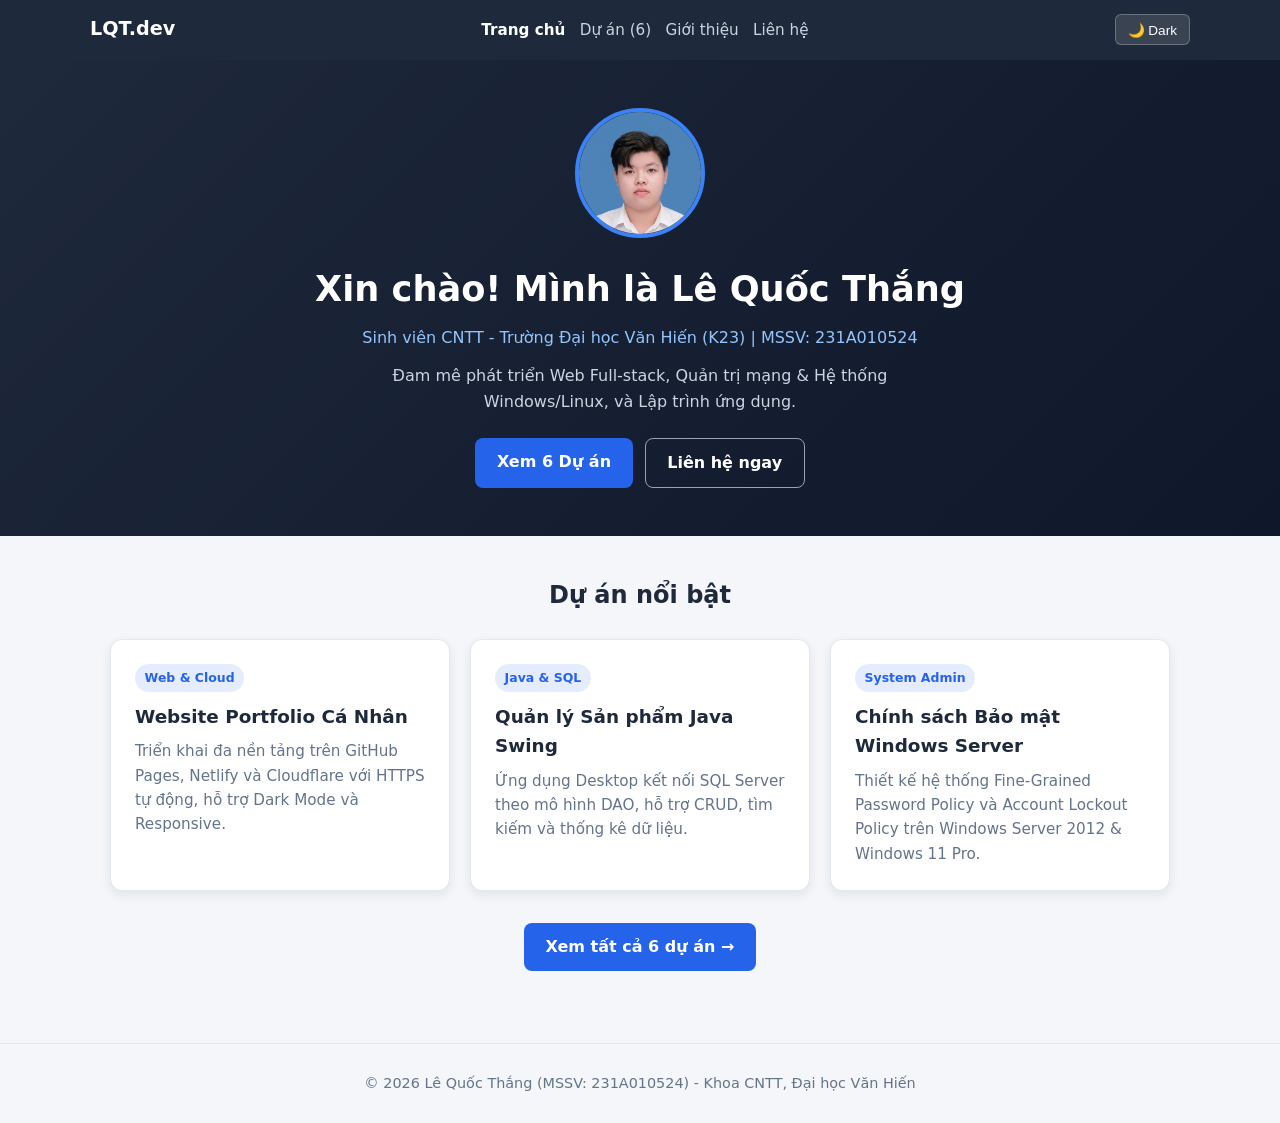
<file: index.html>
<!DOCTYPE html>
<html lang="vi">
<head>
  <meta charset="UTF-8">
  <meta name="viewport" content="width=device-width, initial-scale=1.0">
  <title>Lê Quốc Thắng - Portfolio Cá Nhân</title>
  <link rel="stylesheet" href="css/style.css">
</head>
<body>
  <nav class="navbar">
    <div class="nav-container">
      <a href="index.html" class="logo">LQT.dev</a>
      <ul class="nav-links">
        <li><a href="index.html" class="active">Trang chủ</a></li>
        <li><a href="projects.html">Dự án (6)</a></li>
        <li><a href="about.html">Giới thiệu</a></li>
        <li><a href="contact.html">Liên hệ</a></li>
      </ul>
      <button id="theme-toggle" class="theme-btn" aria-label="Đổi giao diện Sáng/Tối">🌙 Dark</button>
    </div>
  </nav>

  <header class="hero reveal">
    <img src="images/avatar.jpg" alt="Ảnh đại diện Lê Quốc Thắng" class="avatar">
    <h1>Xin chào! Mình là Lê Quốc Thắng</h1>
    <p class="subtitle">Sinh viên CNTT - Trường Đại học Văn Hiến (K23) | MSSV: 231A010524</p>
    <p class="bio">Đam mê phát triển Web Full-stack, Quản trị mạng & Hệ thống Windows/Linux, và Lập trình ứng dụng.</p>
    <div class="hero-actions">
      <a href="projects.html" class="btn primary">Xem 6 Dự án</a>
      <a href="contact.html" class="btn secondary">Liên hệ ngay</a>
    </div>
  </header>

  <section class="container reveal">
    <h2>Dự án nổi bật</h2>
    <div class="projects-grid">
      <article class="project-card reveal">
        <span class="badge">Web & Cloud</span>
        <h3>Website Portfolio Cá Nhân</h3>
        <p>Triển khai đa nền tảng trên GitHub Pages, Netlify và Cloudflare với HTTPS tự động, hỗ trợ Dark Mode và Responsive.</p>
      </article>
      <article class="project-card reveal">
        <span class="badge">Java & SQL</span>
        <h3>Quản lý Sản phẩm Java Swing</h3>
        <p>Ứng dụng Desktop kết nối SQL Server theo mô hình DAO, hỗ trợ CRUD, tìm kiếm và thống kê dữ liệu.</p>
      </article>
      <article class="project-card reveal">
        <span class="badge">System Admin</span>
        <h3>Chính sách Bảo mật Windows Server</h3>
        <p>Thiết kế hệ thống Fine-Grained Password Policy và Account Lockout Policy trên Windows Server 2012 & Windows 11 Pro.</p>
      </article>
    </div>
    <div style="text-align: center; margin-top: 2rem;">
      <a href="projects.html" class="btn primary">Xem tất cả 6 dự án →</a>
    </div>
  </section>

  <footer>
    <p>© 2026 Lê Quốc Thắng (MSSV: 231A010524) - Khoa CNTT, Đại học Văn Hiến</p>
  </footer>

  <script src="js/script.js"></script>
</body>
</html>
</file>
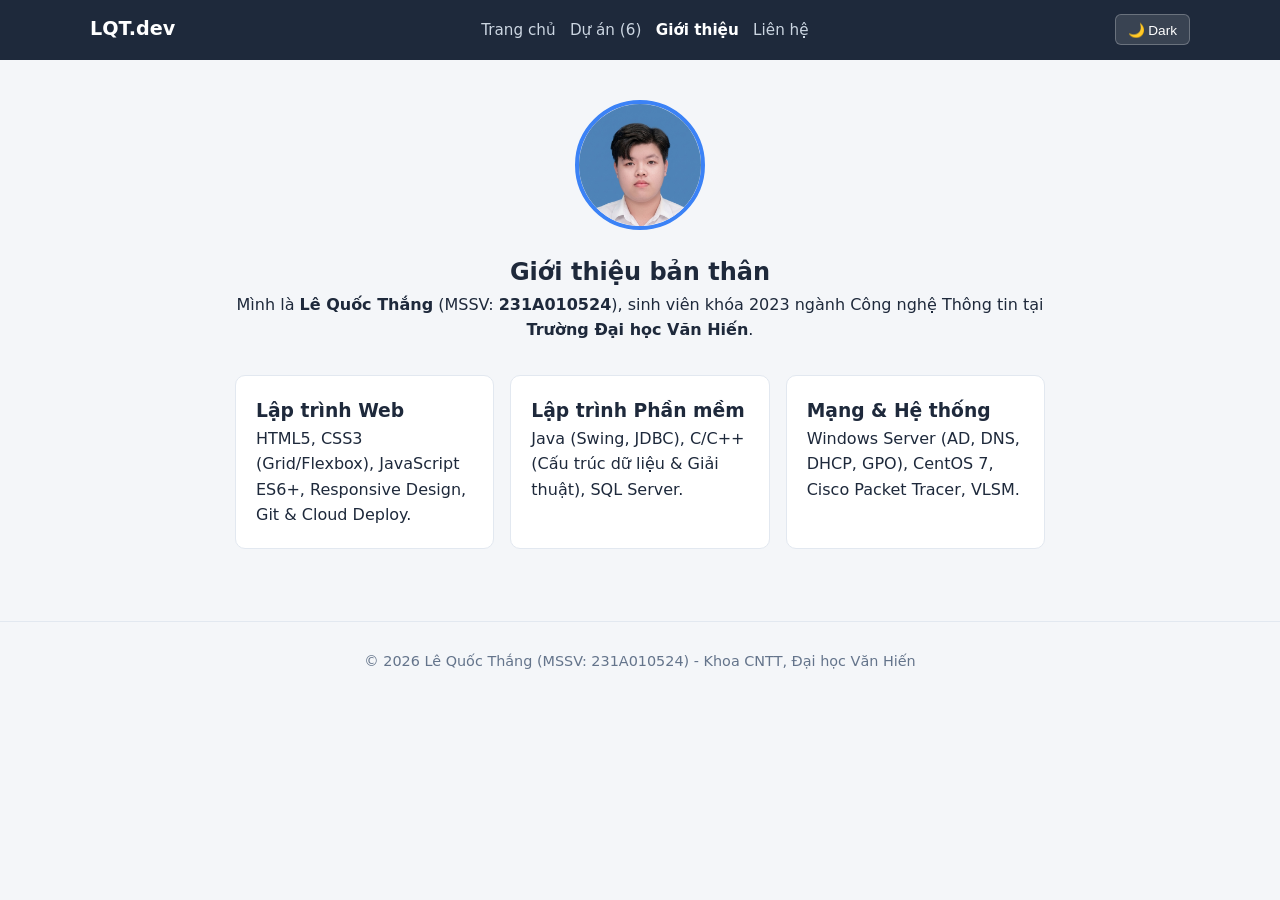
<file: about.html>
<!DOCTYPE html>
<html lang="vi">
<head>
  <meta charset="UTF-8">
  <meta name="viewport" content="width=device-width, initial-scale=1.0">
  <title>Giới thiệu - Lê Quốc Thắng</title>
  <link rel="stylesheet" href="css/style.css">
</head>
<body>
  <nav class="navbar">
    <div class="nav-container">
      <a href="index.html" class="logo">LQT.dev</a>
      <ul class="nav-links">
        <li><a href="index.html">Trang chủ</a></li>
        <li><a href="projects.html">Dự án (6)</a></li>
        <li><a href="about.html" class="active">Giới thiệu</a></li>
        <li><a href="contact.html">Liên hệ</a></li>
      </ul>
      <button id="theme-toggle" class="theme-btn" aria-label="Đổi giao diện Sáng/Tối">🌙 Dark</button>
    </div>
  </nav>

  <section class="container about-box reveal">
    <img src="images/avatar.jpg" alt="Lê Quốc Thắng" class="avatar">
    <h1>Giới thiệu bản thân</h1>
    <p>Mình là <strong>Lê Quốc Thắng</strong> (MSSV: <strong>231A010524</strong>), sinh viên khóa 2023 ngành Công nghệ Thông tin tại <strong>Trường Đại học Văn Hiến</strong>.</p>
    <div class="skills-grid">
      <div class="skill-item">
        <h3>Lập trình Web</h3>
        <p>HTML5, CSS3 (Grid/Flexbox), JavaScript ES6+, Responsive Design, Git & Cloud Deploy.</p>
      </div>
      <div class="skill-item">
        <h3>Lập trình Phần mềm</h3>
        <p>Java (Swing, JDBC), C/C++ (Cấu trúc dữ liệu & Giải thuật), SQL Server.</p>
      </div>
      <div class="skill-item">
        <h3>Mạng & Hệ thống</h3>
        <p>Windows Server (AD, DNS, DHCP, GPO), CentOS 7, Cisco Packet Tracer, VLSM.</p>
      </div>
    </div>
  </section>

  <footer>
    <p>© 2026 Lê Quốc Thắng (MSSV: 231A010524) - Khoa CNTT, Đại học Văn Hiến</p>
  </footer>

  <script src="js/script.js"></script>
</body>
</html>
</file>
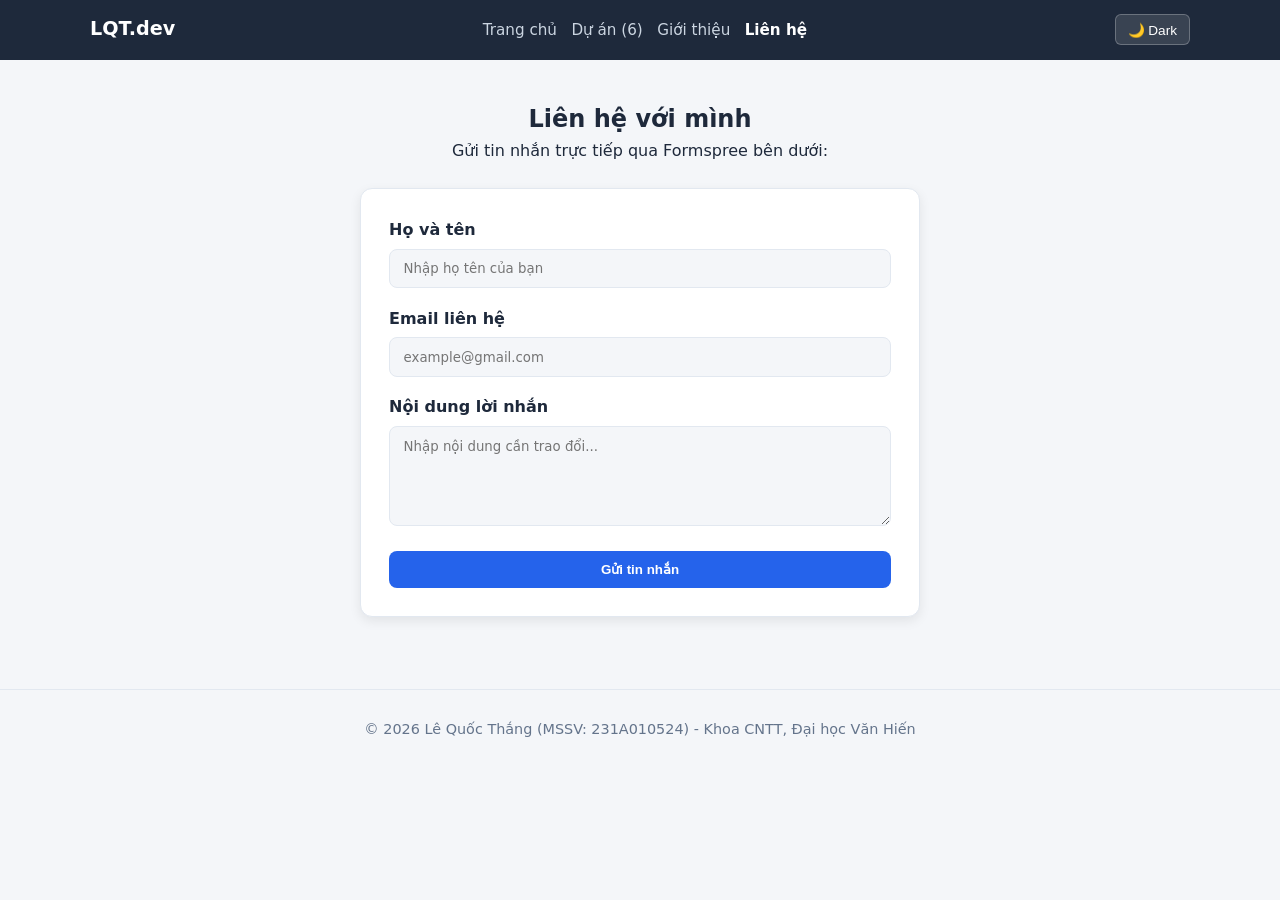
<file: contact.html>
<!DOCTYPE html>
<html lang="vi">
<head>
  <meta charset="UTF-8">
  <meta name="viewport" content="width=device-width, initial-scale=1.0">
  <title>Liên hệ - Lê Quốc Thắng</title>
  <link rel="stylesheet" href="css/style.css">
</head>
<body>
  <nav class="navbar">
    <div class="nav-container">
      <a href="index.html" class="logo">LQT.dev</a>
      <ul class="nav-links">
        <li><a href="index.html">Trang chủ</a></li>
        <li><a href="projects.html">Dự án (6)</a></li>
        <li><a href="about.html">Giới thiệu</a></li>
        <li><a href="contact.html" class="active">Liên hệ</a></li>
      </ul>
      <button id="theme-toggle" class="theme-btn" aria-label="Đổi giao diện Sáng/Tối">🌙 Dark</button>
    </div>
  </nav>

  <section class="container contact-section reveal">
    <h1>Liên hệ với mình</h1>
    <p>Gửi tin nhắn trực tiếp qua Formspree bên dưới:</p>

    <form action="https://formspree.io/f/your_form_id" method="POST" class="contact-form">
      <div class="form-group">
        <label for="name">Họ và tên</label>
        <input type="text" id="name" name="name" placeholder="Nhập họ tên của bạn" required>
      </div>
      <div class="form-group">
        <label for="email">Email liên hệ</label>
        <input type="email" id="email" name="email" placeholder="example@gmail.com" required>
      </div>
      <div class="form-group">
        <label for="message">Nội dung lời nhắn</label>
        <textarea id="message" name="message" rows="5" placeholder="Nhập nội dung cần trao đổi..." required></textarea>
      </div>
      <button type="submit" class="btn primary full-width">Gửi tin nhắn</button>
    </form>
  </section>

  <footer>
    <p>© 2026 Lê Quốc Thắng (MSSV: 231A010524) - Khoa CNTT, Đại học Văn Hiến</p>
  </footer>

  <script src="js/script.js"></script>
</body>
</html>
</file>
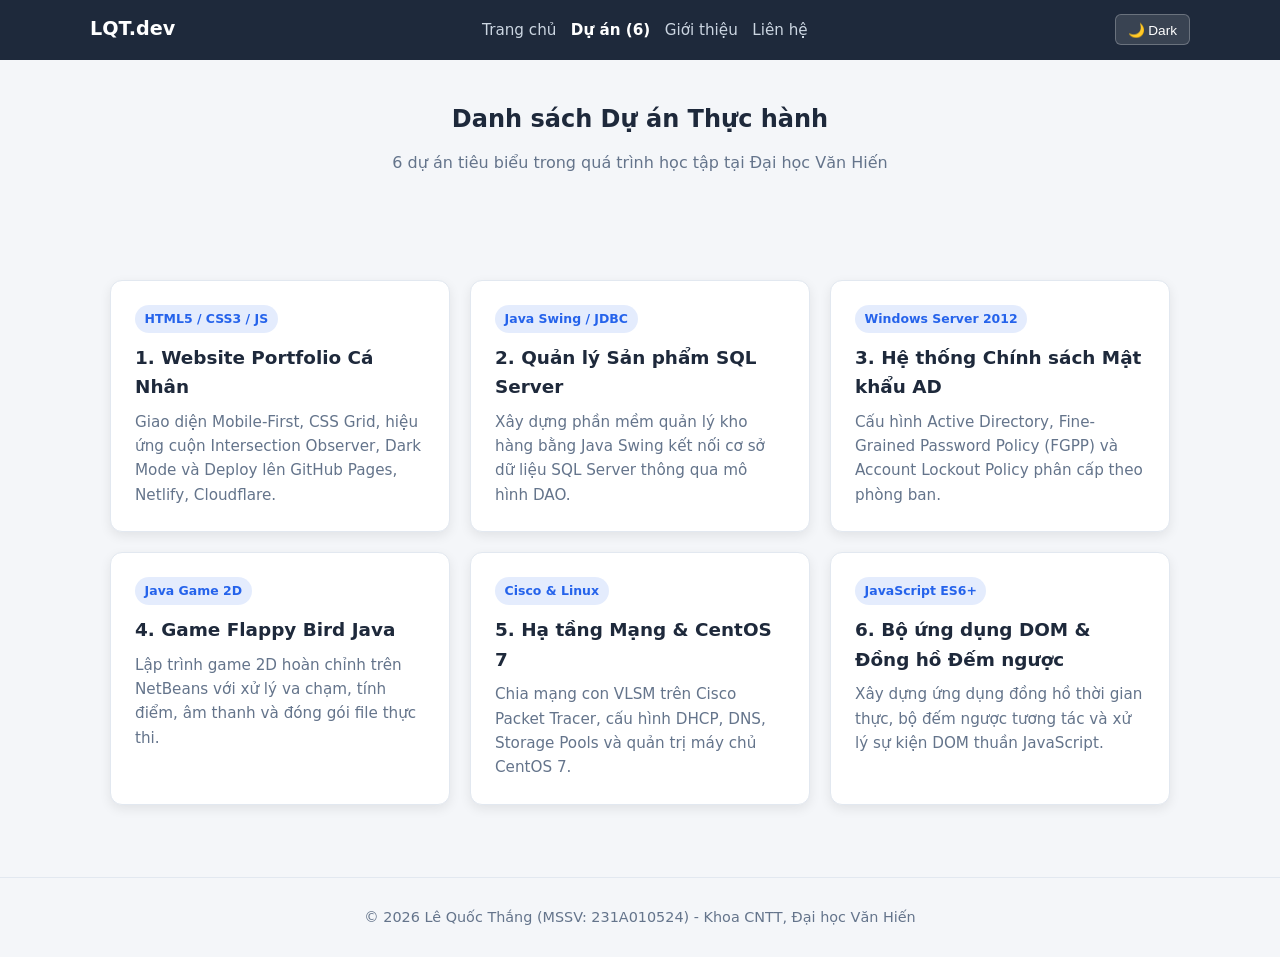
<file: projects.html>
<!DOCTYPE html>
<html lang="vi">
<head>
  <meta charset="UTF-8">
  <meta name="viewport" content="width=device-width, initial-scale=1.0">
  <title>Dự án - Lê Quốc Thắng</title>
  <link rel="stylesheet" href="css/style.css">
</head>
<body>
  <nav class="navbar">
    <div class="nav-container">
      <a href="index.html" class="logo">LQT.dev</a>
      <ul class="nav-links">
        <li><a href="index.html">Trang chủ</a></li>
        <li><a href="projects.html" class="active">Dự án (6)</a></li>
        <li><a href="about.html">Giới thiệu</a></li>
        <li><a href="contact.html">Liên hệ</a></li>
      </ul>
      <button id="theme-toggle" class="theme-btn" aria-label="Đổi giao diện Sáng/Tối">🌙 Dark</button>
    </div>
  </nav>

  <section class="container page-header reveal">
    <h1>Danh sách Dự án Thực hành</h1>
    <p>6 dự án tiêu biểu trong quá trình học tập tại Đại học Văn Hiến</p>
  </section>

  <section class="container">
    <div class="projects-grid">
      <article class="project-card reveal">
        <span class="badge">HTML5 / CSS3 / JS</span>
        <h3>1. Website Portfolio Cá Nhân</h3>
        <p>Giao diện Mobile-First, CSS Grid, hiệu ứng cuộn Intersection Observer, Dark Mode và Deploy lên GitHub Pages, Netlify, Cloudflare.</p>
      </article>

      <article class="project-card reveal">
        <span class="badge">Java Swing / JDBC</span>
        <h3>2. Quản lý Sản phẩm SQL Server</h3>
        <p>Xây dựng phần mềm quản lý kho hàng bằng Java Swing kết nối cơ sở dữ liệu SQL Server thông qua mô hình DAO.</p>
      </article>

      <article class="project-card reveal">
        <span class="badge">Windows Server 2012</span>
        <h3>3. Hệ thống Chính sách Mật khẩu AD</h3>
        <p>Cấu hình Active Directory, Fine-Grained Password Policy (FGPP) và Account Lockout Policy phân cấp theo phòng ban.</p>
      </article>

      <article class="project-card reveal">
        <span class="badge">Java Game 2D</span>
        <h3>4. Game Flappy Bird Java</h3>
        <p>Lập trình game 2D hoàn chỉnh trên NetBeans với xử lý va chạm, tính điểm, âm thanh và đóng gói file thực thi.</p>
      </article>

      <article class="project-card reveal">
        <span class="badge">Cisco & Linux</span>
        <h3>5. Hạ tầng Mạng & CentOS 7</h3>
        <p>Chia mạng con VLSM trên Cisco Packet Tracer, cấu hình DHCP, DNS, Storage Pools và quản trị máy chủ CentOS 7.</p>
      </article>

      <article class="project-card reveal">
        <span class="badge">JavaScript ES6+</span>
        <h3>6. Bộ ứng dụng DOM & Đồng hồ Đếm ngược</h3>
        <p>Xây dựng ứng dụng đồng hồ thời gian thực, bộ đếm ngược tương tác và xử lý sự kiện DOM thuần JavaScript.</p>
      </article>
    </div>
  </section>

  <footer>
    <p>© 2026 Lê Quốc Thắng (MSSV: 231A010524) - Khoa CNTT, Đại học Văn Hiến</p>
  </footer>

  <script src="js/script.js"></script>
</body>
</html>
</file>
<file: css/style.css>
/* Mobile-First Responsive & CSS Variables */
:root {
  --bg-color: #f4f6f9;
  --surface-color: #ffffff;
  --text-color: #1e293b;
  --muted-text: #64748b;
  --primary-color: #2563eb;
  --primary-hover: #1d4ed8;
  --nav-bg: #1e293b;
  --border-color: #e2e8f0;
  --shadow: 0 4px 12px rgba(0, 0, 0, 0.08);
}

body.dark-mode {
  --bg-color: #0f172a;
  --surface-color: #1e293b;
  --text-color: #f1f5f9;
  --muted-text: #94a3b8;
  --primary-color: #3b82f6;
  --primary-hover: #60a5fa;
  --nav-bg: #020617;
  --border-color: #334155;
  --shadow: 0 4px 16px rgba(0, 0, 0, 0.35);
}

* {
  margin: 0;
  padding: 0;
  box-sizing: border-box;
}

body {
  font-family: 'Segoe UI', system-ui, -apple-system, sans-serif;
  line-height: 1.6;
  background-color: var(--bg-color);
  color: var(--text-color);
  transition: background-color 0.3s ease, color 0.3s ease;
}

.navbar {
  background: var(--nav-bg);
  color: #ffffff;
  padding: 0.9rem 1rem;
  position: sticky;
  top: 0;
  z-index: 100;
}

.nav-container {
  max-width: 1100px;
  margin: 0 auto;
  display: flex;
  flex-wrap: wrap;
  align-items: center;
  justify-content: space-between;
  gap: 0.75rem;
}

.logo {
  color: #ffffff;
  font-weight: 700;
  font-size: 1.2rem;
  text-decoration: none;
}

.nav-links {
  list-style: none;
  display: flex;
  flex-wrap: wrap;
  gap: 0.9rem;
}

.nav-links a {
  color: #cbd5e1;
  text-decoration: none;
  font-size: 0.95rem;
  transition: color 0.2s;
}

.nav-links a:hover,
.nav-links a.active {
  color: #ffffff;
  font-weight: 600;
}

.theme-btn {
  background: rgba(255, 255, 255, 0.12);
  color: #ffffff;
  border: 1px solid rgba(255, 255, 255, 0.25);
  padding: 0.4rem 0.75rem;
  border-radius: 6px;
  cursor: pointer;
  font-size: 0.85rem;
}

.hero {
  text-align: center;
  padding: 3rem 1.25rem;
  background: linear-gradient(135deg, #1e293b 0%, #0f172a 100%);
  color: #ffffff;
}

.avatar {
  width: 130px;
  height: 130px;
  border-radius: 50%;
  object-fit: cover;
  object-position: center top;
  border: 4px solid #3b82f6;
  margin-bottom: 1rem;
}

.hero h1 {
  font-size: 1.75rem;
  margin-bottom: 0.5rem;
}

.subtitle {
  color: #93c5fd;
  font-weight: 500;
  margin-bottom: 0.75rem;
}

.bio {
  max-width: 620px;
  margin: 0 auto 1.5rem;
  color: #cbd5e1;
}

.hero-actions {
  display: flex;
  justify-content: center;
  gap: 0.75rem;
  flex-wrap: wrap;
}

.btn {
  display: inline-block;
  padding: 0.7rem 1.35rem;
  border-radius: 8px;
  text-decoration: none;
  font-weight: 600;
  border: none;
  cursor: pointer;
  transition: transform 0.2s, background-color 0.2s;
}

.btn.primary {
  background: var(--primary-color);
  color: #ffffff;
}

.btn.primary:hover {
  background: var(--primary-hover);
}

.btn.secondary {
  background: transparent;
  color: #ffffff;
  border: 1px solid #94a3b8;
}

.full-width {
  width: 100%;
}

.container {
  max-width: 1100px;
  margin: 0 auto;
  padding: 2.5rem 1.25rem;
}

.container h2, .page-header h1 {
  text-align: center;
  margin-bottom: 0.75rem;
}

.page-header p {
  text-align: center;
  color: var(--muted-text);
}

.projects-grid {
  display: grid;
  grid-template-columns: 1fr;
  gap: 1.25rem;
  margin-top: 1.5rem;
}

.project-card {
  background: var(--surface-color);
  border: 1px solid var(--border-color);
  border-radius: 12px;
  padding: 1.5rem;
  box-shadow: var(--shadow);
  transition: transform 0.25s ease;
}

.project-card:hover {
  transform: translateY(-4px);
}

.badge {
  display: inline-block;
  background: rgba(37, 99, 235, 0.12);
  color: var(--primary-color);
  font-size: 0.78rem;
  font-weight: 600;
  padding: 0.25rem 0.6rem;
  border-radius: 999px;
  margin-bottom: 0.65rem;
}

.project-card h3 {
  margin-bottom: 0.5rem;
  font-size: 1.15rem;
}

.project-card p {
  color: var(--muted-text);
  font-size: 0.95rem;
}

.about-box {
  text-align: center;
  max-width: 850px;
}

.skills-grid {
  display: grid;
  grid-template-columns: 1fr;
  gap: 1rem;
  margin-top: 2rem;
  text-align: left;
}

.skill-item {
  background: var(--surface-color);
  border: 1px solid var(--border-color);
  padding: 1.25rem;
  border-radius: 10px;
}

.contact-section {
  max-width: 600px;
}

.contact-section h1, .contact-section p {
  text-align: center;
}

.contact-form {
  background: var(--surface-color);
  border: 1px solid var(--border-color);
  padding: 1.75rem;
  border-radius: 12px;
  margin-top: 1.5rem;
  box-shadow: var(--shadow);
}

.form-group {
  margin-bottom: 1.1rem;
}

.form-group label {
  display: block;
  margin-bottom: 0.4rem;
  font-weight: 600;
}

.form-group input,
.form-group textarea {
  width: 100%;
  padding: 0.7rem 0.85rem;
  border-radius: 8px;
  border: 1px solid var(--border-color);
  background: var(--bg-color);
  color: var(--text-color);
  font-family: inherit;
}

.reveal {
  opacity: 0;
  transform: translateY(24px);
  transition: opacity 0.6s ease, transform 0.6s ease;
}

.reveal.visible {
  opacity: 1;
  transform: translateY(0);
}

footer {
  text-align: center;
  padding: 1.75rem 1rem;
  color: var(--muted-text);
  border-top: 1px solid var(--border-color);
  margin-top: 2rem;
  font-size: 0.9rem;
}

@media (min-width: 640px) {
  .projects-grid,
  .skills-grid {
    grid-template-columns: repeat(2, 1fr);
  }
  .hero h1 {
    font-size: 2.2rem;
  }
}

@media (min-width: 960px) {
  .projects-grid,
  .skills-grid {
    grid-template-columns: repeat(3, 1fr);
  }
}
</file>
